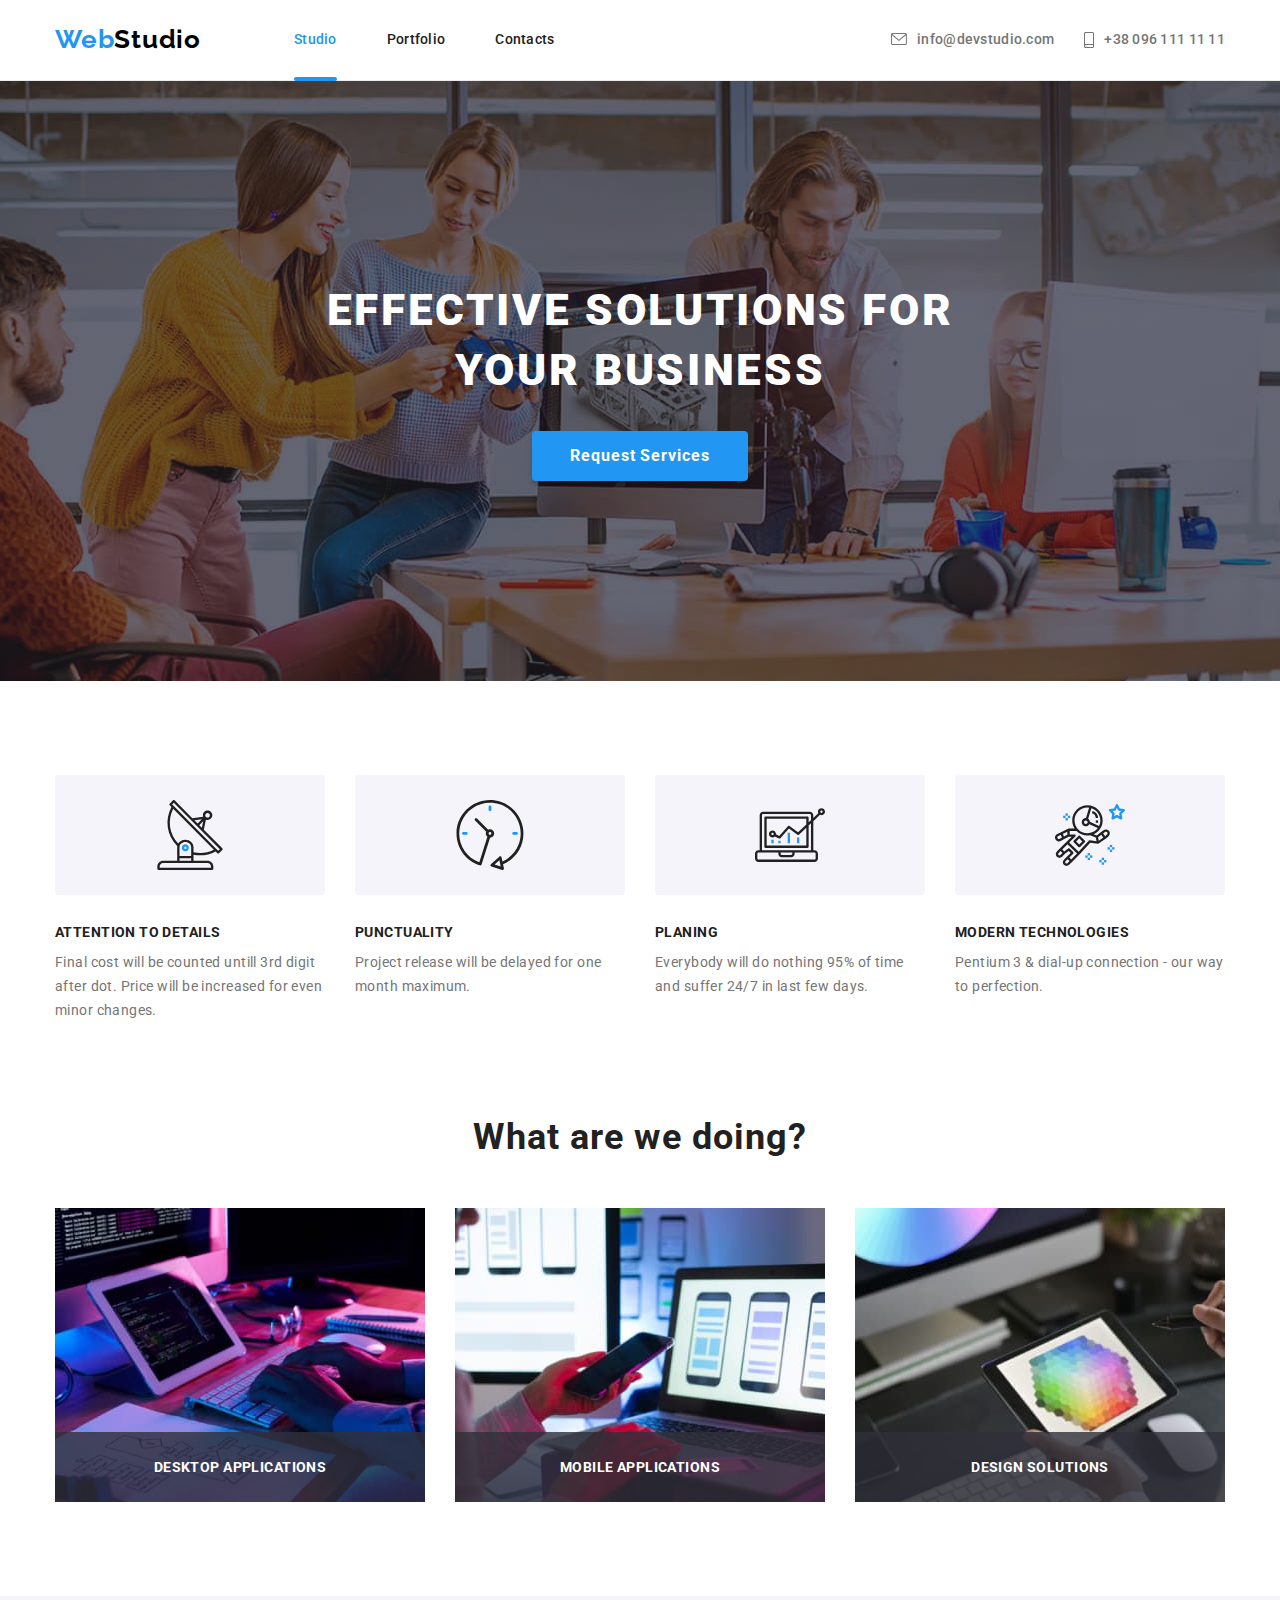
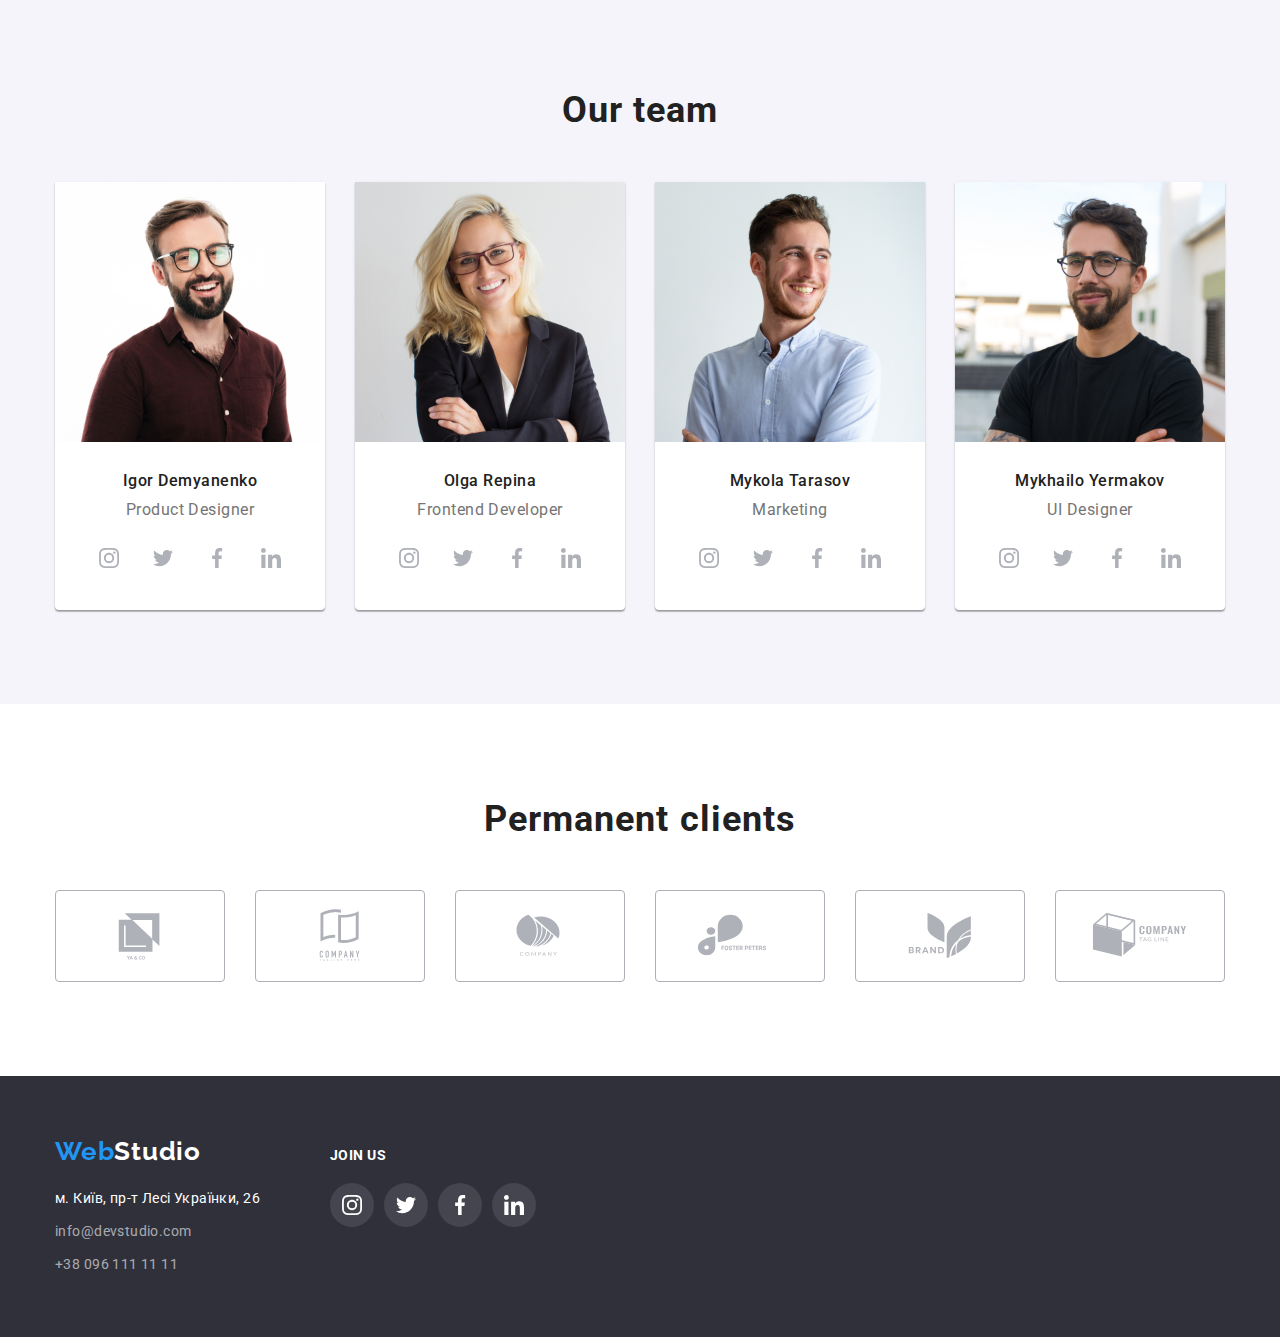
<file: index.html>
<!DOCTYPE html>
<html lang="en">
  <head>
    <meta charset="UTF-8" />
    <meta http-equiv="X-UA-Compatible" content="IE=edge" />
    <meta name="viewport" content="width=device-width, initial-scale=1.0" />
    <link rel="preconnect" href="https://fonts.googleapis.com" />
    <link rel="preconnect" href="https://fonts.gstatic.com" crossorigin />
    <link
      href="https://fonts.googleapis.com/css2?family=Raleway:wght@700&family=Roboto:wght@400;500;700;900&display=swap"
      rel="stylesheet"
    />
   <link rel="stylesheet" href="https://cdnjs.cloudflare.com/ajax/libs/modern-normalize/1.1.0/modern-normalize.min.css"> 
    <link rel="stylesheet" href="styles/styles.css" />
    <title>WebStudio</title>
  </head>
  <body>
    <header class="header" >
     <div class="container flex-container">
      <div>
        <nav class=" header-nav">
        <a class="logo" href="index.html">
          <span class="logo-web">Web</span
          ><span class="logo-studio">Studio</span>
        </a>
        <ul class="navlist list">
          <li><a class="list-item current" href="index.html">Studio</a></li>
          <li><a class="list-item" href="portfolio.html">Portfolio</a></li>
          <li><a class="list-item" href="">Contacts</a></li>
        </ul>
      </nav>
      </div>
      <div class="header-contacts">  
        <div>
        <a class="nav-site" href="info@devstudio.com">
            <svg class="nav-mail-icon">
            <use href="./images/symbol-defs.svg#icon-mail" width="16" height="12">
            </use> 
          </svg>
          info@devstudio.com
      </a>
      </div>
      <div>
          <a class="nav-tel" href="tel:+38 096 111 11 11">
          <svg class="nav-smartphone-icon">
            <use href="./images/symbol-defs.svg#icon-smartphone" width="10" height="16">
            </use> 
          </svg>
          +38 096 111 11 11
        </a>
      </div>
       
      </div>
     </div>
      
    </header>
    <main>
      <section class="hero">
        <div class="container">
          <h1 class="hero-title">Effective solutions for your business</h1>
        <button type="button" class="hero-button" data-modal-open><span class="hero-button-text">Request Services</span> </button>
        </div>
      </section>
      <section class="benefit section">
        <div class="container">
        <h2 hidden>Our benefits</h2>
        <ul class="list flex-benefit">
          <li  class="benefit-item icon-antenna ">
            <h3 class="benefit-title ">attention to details</h3>
            <p class="benefit-text">
              Final cost will be counted untill 3rd digit after dot. Price will be 
              increased for even minor changes.
            </p>
          </li>
          
          <li class="benefit-item icon-clock">
            <h3 class="benefit-title ">Punctuality</h3>
            <p class="benefit-text">
              Project release will be delayed for one month maximum. 
            </p>
          </li>
          <li class="benefit-item icon-diagram">
            <h3 class="benefit-title ">Planing</h3>
            <p class="benefit-text">
              Everybody will do nothing 95% of time and suffer 24/7 in last few days.
            </p>
          </li>
          <li class="benefit-item icon-astronaut">
            <h3 class="benefit-title ">Modern technologies</h3>
            <p class="benefit-text">
              Pentium 3 & dial-up connection - our way to perfection.
            </p>
          </li>
        </ul>
      </div>
        
      </section>
      <section class="what what-section">
        <div class="container">
          <h2 class="what-title ">What are we doing?</h2>
        <ul class="list flex-what ">
          <li class="what-pic">
           <div class="what-wrap">
            <img
              src="images/img1.jpg"
              alt="desktop with devices"
              width="370"
              height="294"
            />
            <p class="what-top-text">Desktop applications
            </p>
            </div>
          </li>
          <li class="what-pic">
                <div class="what-wrap">
            <img
              src="images/img2.jpg"
              alt="man in front of screens of different devices"
              width="370"
              height="294"
            />
              <p class="what-top-text">mobile applications
            </p>
            </div>
          </li>
          <li class="what-pic">
               <div class="what-wrap">
            <img
              src="images/img3.jpg"
              alt="tablet with color pallette on the screen"
              width="370"
              height="294"
            />
              <p class="what-top-text">design solutions
            </p>
            </div>
          </li>
        </ul> 
        </div>
       
      </section>
      <section class="team section">
        <div class="container ">
         <h2 class="our-team-title ">Our team</h2>
        <ul class="list flex-team">
          <li  class="team-card">
            <img
              src="images/tm1.jpg"
              alt="man in red shirt"
              width="270"
              height="260"
            />
            <div class="team-card-sign">
              <h3 class="team-names">Igor Demyanenko</h3>
              <p class="team-positions">Product Designer</p>
            </div>
            <div class="team-soc">
              <ul class="team-soc-list">
                  <li class="team-soc-item">
                    <a class="team-soc-link" href=""> 
                    <svg class ="team-soc-icon" width="20" height="20">
                      <use href="./images/symbol-defs.svg#icon-instagram"></use>
                    </svg>
                    </a>
                  </li>
                  <li class="team-soc-item">
                    <a class="team-soc-link" href="">
                       <svg class ="team-soc-icon" width="20" height="20">
                      <use href="./images/symbol-defs.svg#icon-twitter"></use>
                    </svg>
                    </a>
                  </li>
                  <li class="team-soc-item">
                    <a class="team-soc-link" href="">
                       <svg class ="team-soc-icon" width="20" height="20">
                      <use href="./images/symbol-defs.svg#icon-facebook"></use>
                    </svg>
                    </a>
                  </li>
                  <li class="team-soc-item">
                    <a class="team-soc-link" href="">
                       <svg class ="team-soc-icon" width="20" height="20">
                      <use href="./images/symbol-defs.svg#icon-linkedin"></use>
                    </svg>
                    </a>
                  </li>
                </ul>
            </div>
            
            
          </li>
          <li class="team-card">
            <img
              src="images/tm2.jpg"
              alt="blonde in jacket"
              width="270"
              height="260"
            />
            <div class="team-card-sign">
              <h3 class="team-names">Olga Repina</h3>
              <p class="team-positions">Frontend Developer</p>
            </div>
            <div class="team-soc">
              <ul class="team-soc-list">
                  <li class="team-soc-item">
                    <a class="team-soc-link" href=""> 
                    <svg class ="team-soc-icon" width="20" height="20">
                      <use href="./images/symbol-defs.svg#icon-instagram"></use>
                    </svg>
                    </a>
                  </li>
                  <li class="team-soc-item">
                    <a class="team-soc-link" href="">
                       <svg class ="team-soc-icon" width="20" height="20">
                      <use href="./images/symbol-defs.svg#icon-twitter"></use>
                    </svg>
                    </a>
                  </li>
                  <li class="team-soc-item">
                    <a class="team-soc-link" href="">
                       <svg class ="team-soc-icon" width="20" height="20">
                      <use href="./images/symbol-defs.svg#icon-facebook"></use>
                    </svg>
                    </a>
                  </li>
                  <li class="team-soc-item">
                    <a class="team-soc-link" href="">
                       <svg class ="team-soc-icon" width="20" height="20">
                      <use href="./images/symbol-defs.svg#icon-linkedin"></use>
                    </svg>
                    </a>
                  </li>
                </ul>
            </div>
          </li>
          <li class="team-card">
            <img
              src="images/tm3.jpg"
              alt="man in blue shirt"
              width="270"
              height="260"
            />
            <div class="team-card-sign">
              <h3 class="team-names">Mykola Tarasov</h3>
              <p class="team-positions">Marketing</p>
            </div>
            <div class="team-soc">
              <ul class="team-soc-list">
                  <li class="team-soc-item">
                    <a class="team-soc-link" href=""> 
                    <svg class ="team-soc-icon" width="20" height="20">
                      <use href="./images/symbol-defs.svg#icon-instagram"></use>
                    </svg>
                    </a>
                  </li>
                  <li class="team-soc-item">
                    <a class="team-soc-link" href="">
                       <svg class ="team-soc-icon" width="20" height="20">
                      <use href="./images/symbol-defs.svg#icon-twitter"></use>
                    </svg>
                    </a>
                  </li>
                  <li class="team-soc-item">
                    <a class="team-soc-link" href="">
                       <svg class ="team-soc-icon" width="20" height="20">
                      <use href="./images/symbol-defs.svg#icon-facebook"></use>
                    </svg>
                    </a>
                  </li>
                  <li class="team-soc-item">
                    <a class="team-soc-link" href="">
                       <svg class ="team-soc-icon" width="20" height="20">
                      <use href="./images/symbol-defs.svg#icon-linkedin"></use>
                    </svg>
                    </a>
                  </li>
                </ul>
            </div>
           
          </li>
          <li class="team-card">
            <img
              src="images/tm4.jpg"
              alt="man in black t-shirt"
              width="270"
              height="260"
            />
            <div class="team-card-sign">
              <h3 class="team-names">Mykhailo Yermakov</h3>
              <p class="team-positions">UI Designer</p>
            </div>
            <div class="team-soc">
              <ul class="team-soc-list">
                  <li class="team-soc-item">
                    <a class="team-soc-link" href=""> 
                    <svg class ="team-soc-icon" width="20" height="20">
                      <use href="./images/symbol-defs.svg#icon-instagram"></use>
                    </svg>
                    </a>
                  </li>
                  <li class="team-soc-item">
                    <a class="team-soc-link" href="">
                       <svg class ="team-soc-icon" width="20" height="20">
                      <use href="./images/symbol-defs.svg#icon-twitter"></use>
                    </svg>
                    </a>
                  </li>
                  <li class="team-soc-item">
                    <a class="team-soc-link" href="">
                       <svg class ="team-soc-icon" width="20" height="20">
                      <use href="./images/symbol-defs.svg#icon-facebook"></use>
                    </svg>
                    </a>
                  </li>
                  <li class="team-soc-item">
                    <a class="team-soc-link" href="">
                       <svg class ="team-soc-icon" width="20" height="20">
                      <use href="./images/symbol-defs.svg#icon-linkedin"></use>
                    </svg>
                    </a>
                  </li>
                </ul>
            </div>
            
          </li>
        </ul> 
        </div>
        
      </section>
      <section class="clients-section">
        <div class="container">
          <h2 class="clients-title ">Permanent clients</h2>
        <ul class="clients-list">
          <li class="clients-item">
            <a class="clients-link" href="">
              <svg class="clients-icon" width="106" height="60">
                <use href="./images/symbol-defs.svg#icon-client1"></use>
              </svg>
            </a>
          </li>
          <li class="clients-item">
            <a class="clients-link" href="">
              <svg class="clients-icon" width="106" height="60">
                <use href="./images/symbol-defs.svg#icon-client2"></use>
              </svg>
            </a>
          </li>
          <li class="clients-item">
            <a class="clients-link" href="">
              <svg class="clients-icon" width="106" height="60">
                <use href="./images/symbol-defs.svg#icon-client3"></use>
              </svg>
            </a>
          </li>
          <li class="clients-item">
            <a class="clients-link" href="">
              <svg class="clients-icon" width="106" height="60">
                <use href="./images/symbol-defs.svg#icon-client4"></use>
              </svg>
            </a>
          </li>
          <li class="clients-item">
            <a class="clients-link" href="">
              <svg class="clients-icon" width="106" height="60">
                <use href="./images/symbol-defs.svg#icon-client5"></use>
              </svg>
            </a>
          </li>
          <li class="clients-item">
            <a class=" clients-link "href="">
              <svg class="clients-icon" width="106" height="60">
                <use href="./images/symbol-defs.svg#icon-client6"></use>
              </svg>
            </a>
          </li>
        </ul>
 </section>
    </main>
    <footer class="footer">
      <div class="container common">
        <div class="footer-contacts">
          <a class="footer-logo" href="index.html">
          <span class="logo-web">Web</span
          ><span class="footer-studio">Studio</span>
        </a>
      <address class="adress">м. Київ, пр-т Лесі Українки, 26</address>
      <a class="nav-site-footer" href="info@devstudio.com">info@devstudio.com</a>
      <a class="nav-tel-footer" href="tel:+38 096 111 11 11">+38 096 111 11 11</a>
      </ul> 
        </div>
       <div class="footer-join">
        <h3 class="footer-join-title">
         Join us
        </h3>
         <div class="footer-join-soc">
              <ul class="footer-join-soc-list">
                  <li class="footer-join-soc-item">
                    <a class="footer-join-soc-link" href=""> 
                    <svg class ="footer-join-soc-icon" width="20" height="20">
                      <use href="./images/symbol-defs.svg#icon-instagram"></use>
                    </svg>
                    </a>
                  </li>
                  <li class="footer-join-soc-item">
                    <a class="footer-join-soc-link" href="">
                       <svg class ="team-soc-icon" width="20" height="20">
                      <use href="./images/symbol-defs.svg#icon-twitter"></use>
                    </svg>
                    </a>
                  </li>
                  <li class="footer-join-soc-item">
                    <a class="footer-join-soc-link" href="">
                       <svg class ="footer-join-soc-icon" width="20" height="20">
                      <use href="./images/symbol-defs.svg#icon-facebook"></use>
                    </svg>
                    </a>
                  </li>
                  <li class="footer-join-soc-item">
                    <a class="footer-join-soc-link" href="">
                       <svg class ="team-soc-icon" width="20" height="20">
                      <use href="./images/symbol-defs.svg#icon-linkedin"></use>
                    </svg>
                    </a>
                  </li>
                </ul>
            </div>

      </div>

        </div>
      
     
     

      </div>
    </footer>
    <div class="backdrop is-hidden" data-modal >
      <div class="modal">
         <button type="button" class="modal-close-button" data-modal-close> 
          <svg class="modal-close-icon">
            <use href="./images/symbol-defs.svg#icon-close" width="11" height="11"></use>
          </svg>
         </button>
      </div>
    </div>
    <script src="./js/modal.js"></script>
  </body>
</html>
</file>
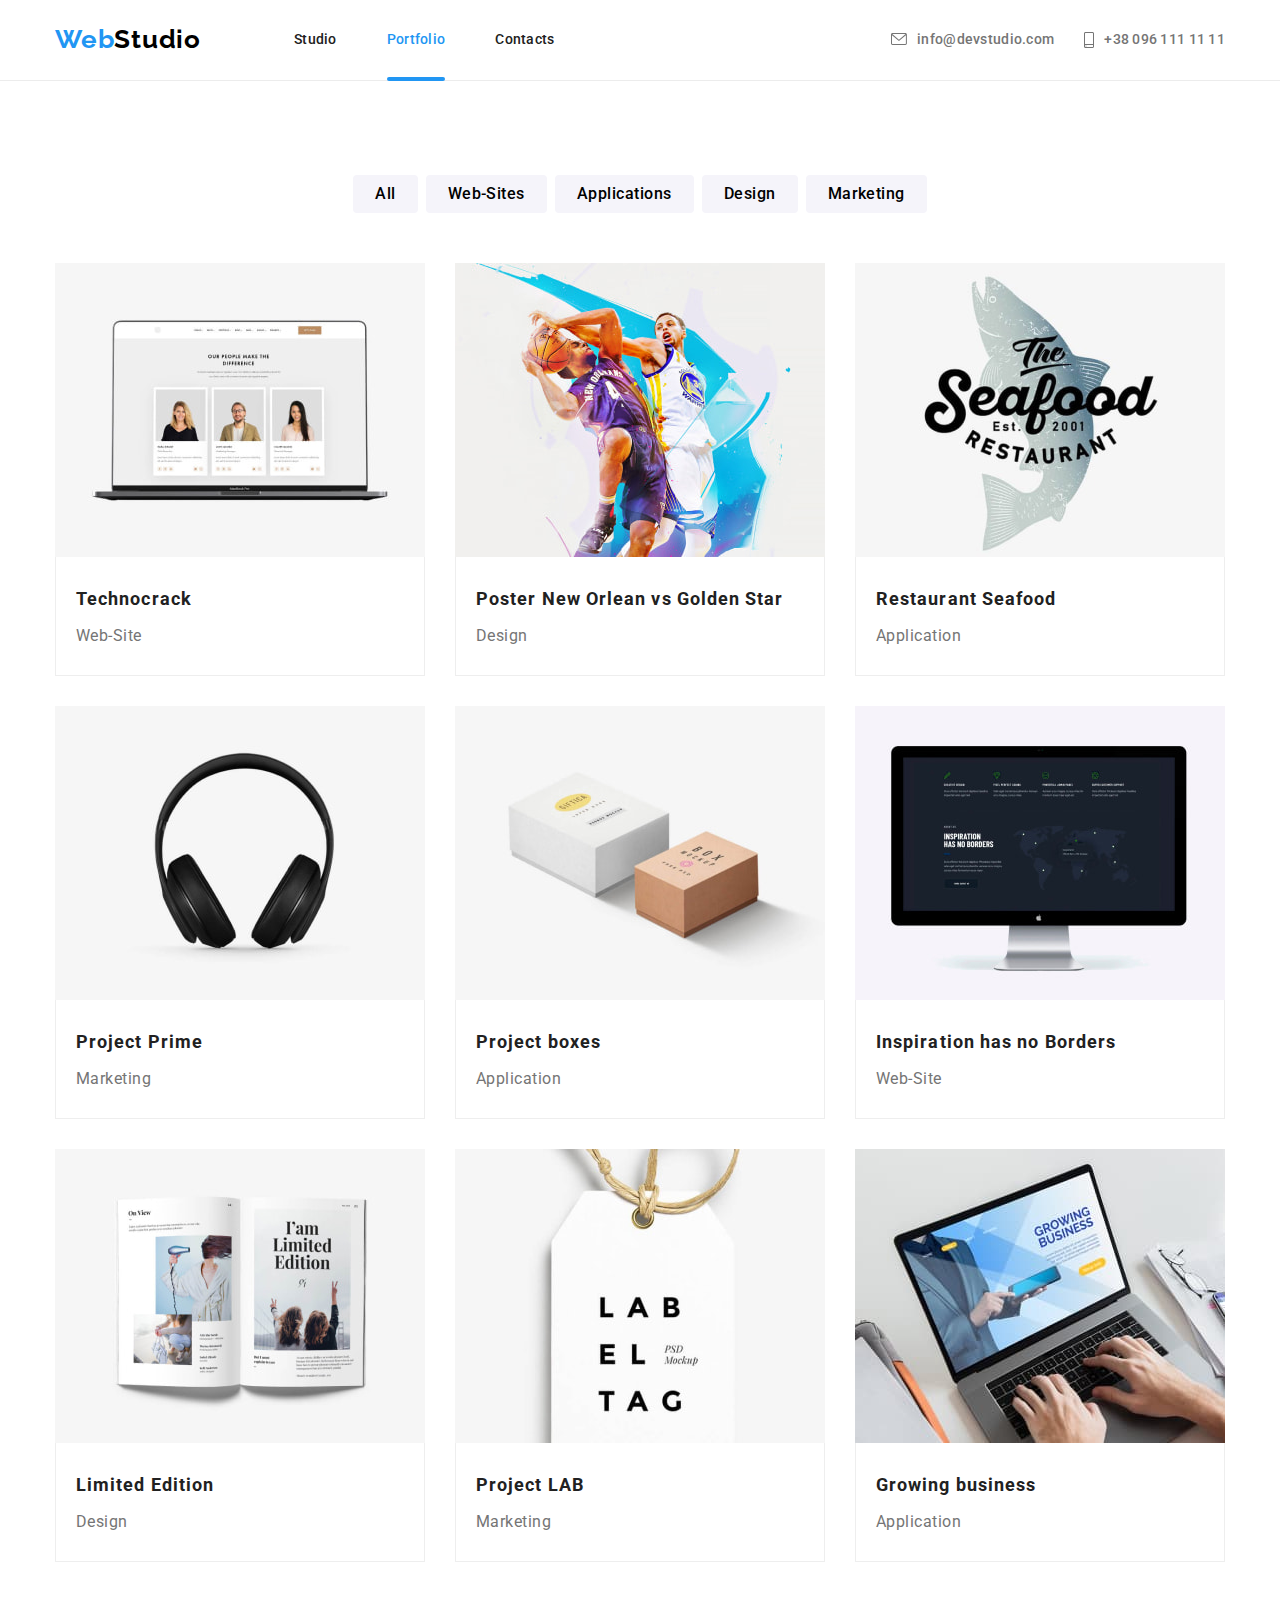
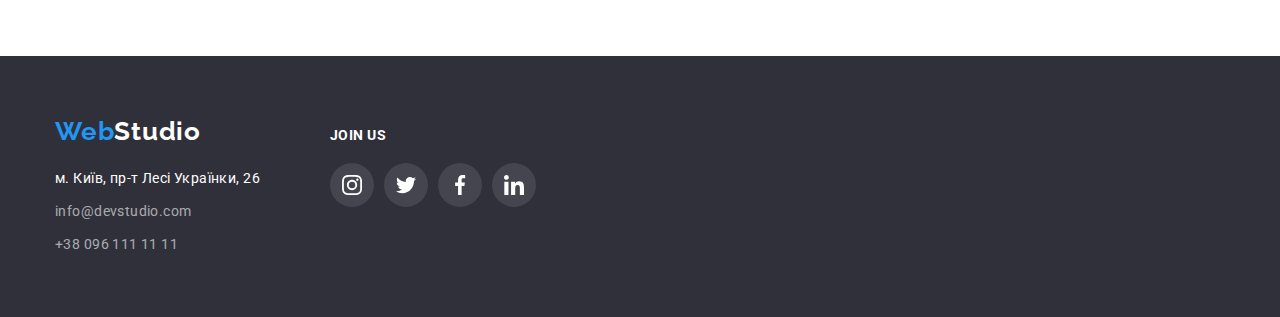
<file: portfolio.html>
<!DOCTYPE html>
<html lang="en">
  <head>
    <meta charset="UTF-8" />
    <meta http-equiv="X-UA-Compatible" content="IE=edge" />
    <meta name="viewport" content="width=device-width, initial-scale=1.0" />
    <link rel="preconnect" href="https://fonts.googleapis.com" />
    <link rel="preconnect" href="https://fonts.gstatic.com" crossorigin />
    <link
    href="https://fonts.googleapis.com/css2?family=Raleway:wght@700&family=Roboto:wght@400;500;700;900&display=swap"
    rel="stylesheet"/>
    <link rel="stylesheet" href="https://cdnjs.cloudflare.com/ajax/libs/modern-normalize/1.1.0/modern-normalize.min.css">
    <link rel="stylesheet" href="styles/portfolio.css" />
    <title>Portfolio</title>
  </head>
  <body >
  <header class="header" >
     <div class="container flex-container">
      <div>
        <nav class=" header-nav">
        <a class="logo" href="index.html">
          <span class="logo-web">Web</span
          ><span class="logo-studio">Studio</span>
        </a>
        <ul class="navlist list">
          <li><a class="list-item " href="index.html">Studio</a></li>
          <li><a class="list-item current" href="portfolio.html">Portfolio</a></li>
          <li><a class="list-item" href="">Contacts</a></li>
        </ul>
      </nav>
      </div>
      <div class="header-contacts">  
        <div>
        <a class="nav-site" href="info@devstudio.com">
            <svg class="nav-mail-icon">
            <use href="./images/symbol-defs.svg#icon-mail" width="16" height="12">
            </use> 
          </svg>
          info@devstudio.com
      </a>
      </div>
      <div>
          <a class="nav-tel" href="tel:+38 096 111 11 11">
          <svg class="nav-smartphone-icon">
            <use href="./images/symbol-defs.svg#icon-smartphone" width="10" height="16">
            </use> 
          </svg>
          +38 096 111 11 11
        </a>
      </div>
       
      </div>
     </div>
      
    </header>
<main class="main">
    <section class="portfolio section">
        <div class="container">
        <ul class="fltr-list ">
            <li><button type="button" class="fltr-button" ><span class="fltr-txt">All</span> </button></li>
            <li><button type="button" class="fltr-button" ><span class="fltr-txt">Web-Sites</span></button></li>
            <li><button type="button" class="fltr-button" ><span class="fltr-txt">Applications</span> </button></li>
            <li><button type="button"  class="fltr-button"><span class="fltr-txt">Design</span> </button></li>
            <li><button type="button" class="fltr-button" ><span class="fltr-txt">Marketing</span> </button></li>
        </ul> 
        </div>
      <div class="container">
          <ul class="card-list" >
            <li class="card">
                     <a href="" class="card-item">
                        <div class="wrap">
                        <img src="images/technocrack.jpg" alt="laptop" class="dias">
                    <p class="card-top-text">Lorem,Lorem ipsum dolor sit amet, consectetur adipisicing elit. 
                        Veritatis, architecto. ipsum dolor sit amet consectetur adipisicing elit. Fugiat, fuga.</p>    
                        </div>
                    
                        <div class="card-sign">
                        <h3 class="card-title " >Technocrack</h3>
                        <p class="card-type">Web-Site</p>
                    </div>
              
                </a>
            </li>
            <li class="card">
                <a href="" class="card-item ">
                     <div class="wrap">
                     <img src="images/poster.jpg" alt="two basketbal players" > 
                     <p class="card-top-text">Lorem ipsum, dolor sit amet consectetur adipisicing elit.
                         Error obcaecati iusto illum eius ea vero inventore quam earum 
                         laudantium. Quas.
                    </p>  
                     </div>
                    <div class="card-sign">
                        <h3 class="card-title " >Poster New Orlean vs Golden Star</h3>
                    <p class="card-type">Design</p>
                    </div>
                    
                </a>
            </li>
            <li class="card">
                <a href="" class="card-item ">
                   <div class="wrap">
                     <img src="images/seafood.jpg" alt="restaurant logo">
                    <p class="card-top-text">Lorem ipsum dolor sit amet consectetur adipisicing elit.
                        Officia cupiditate fuga esse aut iste praesentium quia 
                        voluptas odio culpa quidem.
                    </p>
                    </div>
                    <div class="card-sign">
                        <h3 class="card-title " >Restaurant Seafood</h3>
                        <p class="card-type">Application</p>
                    </div>
                </a>
            </li>
            <li class="card">
                <a href="" class="card-item ">
                   <div class="wrap">
                    <img src="images/headphones.jpg" alt="headphones">
                    <p class="card-top-text">Lorem ipsum dolor sit amet consectetur,
                       adipisicing elit. Necessitatibus eius facere placeat rerum omnis 
                       sint rem repellendus delectus excepturi odit?</p>
                    </div>
                    <div class="card-sign">
                        <h3 class="card-title " >Project Prime</h3>
                        <p class="card-type">Marketing</p>
                    </div>
                </a>
            </li>
            <li class="card">
                <a href="" class="card-item ">
                   <div class="wrap">
                    <img src="images/box.jpg" alt="boxes">
                     <p class="card-top-text">Lorem ipsum dolor sit amet consectetur,
                       adipisicing elit. Necessitatibus eius facere placeat rerum omnis 
                       sint rem repellendus delectus excepturi odit?</p>
                    </div>
                    <div class="card-sign">
                        <h3 class="card-title " >Project boxes</h3>
                        <p class="card-type">Application</p>
                    </div>
                    
                </a>
            </li>
            <li class="card">
                <a href="" class="card-item ">
                   <div class="wrap">
                    <img src="images/inspiration.jpg" alt="Computer screen">
                     <p class="card-top-text">Lorem ipsum dolor sit amet consectetur,
                       adipisicing elit. Necessitatibus eius facere placeat rerum omnis 
                       sint rem repellendus delectus excepturi odit?</p>
                    </div>
                    <div class="card-sign">
                        <h3 class="card-title " >Inspiration has no Borders</h3>
                        <p class="card-type">Web-Site</p>
                    </div>
                </a>
            </li>
            <li class="card">
                <a href="" class="card-item ">
                   <div class="wrap">
                    <img src="images/limited edition.jpg" alt="opened book">
                     <p class="card-top-text">Lorem ipsum dolor sit amet consectetur,
                       adipisicing elit. Necessitatibus eius facere placeat rerum omnis 
                       sint rem repellendus delectus excepturi odit?</p>
                    </div>
                    <div class="card-sign">
                        <h3 class="card-title " >Limited Edition</h3>
                        <p class="card-type">Design</p>
                    </div>
                    
                </a>
            </li>
            <li class="card">
                <a href="" class="card-item ">
                   <div class="wrap">
                    <img src="images/tag.jpg" alt="cloth tag">
                     <p class="card-top-text">Lorem ipsum dolor sit amet consectetur,
                       adipisicing elit. Necessitatibus eius facere placeat rerum omnis 
                       sint rem repellendus delectus excepturi odit?</p>
                    </div>
                    <div class="card-sign">
                        <h3 class="card-title " >Project LAB</h3>
                        <p class="card-type">Marketing</p>
                    </div>
                    
                </a>
            </li>
            <li class="card">
                <a href="" class="card-item ">
                   <div class="wrap">
                    <img src="images/business.jpg" alt="laptop and hands">
                     <p class="card-top-text">Lorem ipsum dolor sit amet consectetur,
                       adipisicing elit. Necessitatibus eius facere placeat rerum omnis 
                       sint rem repellendus delectus excepturi odit?</p>
                    </div>
                    <div class="card-sign">
                    <h3 class="card-title " >Growing business</h3>
                    <p class="card-type">Application</p>
                    </div>
                </a>
            </li>
        </ul>
      </div>
      
    </section>
</main>
    <footer class="footer">
      <div class="container common">
        <div class="footer-contacts">
          <a class="footer-logo" href="index.html">
          <span class="logo-web">Web</span
          ><span class="footer-studio">Studio</span>
        </a>
      <address class="adress">м. Київ, пр-т Лесі Українки, 26</address>
      <a class="nav-site-footer" href="info@devstudio.com">info@devstudio.com</a>
      <a class="nav-tel-footer" href="tel:+38 096 111 11 11">+38 096 111 11 11</a>
      </ul> 
        </div>
       <div class="footer-join">
        <h3 class="footer-join-title">
         Join us
        </h3>
         <div class="footer-join-soc">
              <ul class="footer-join-soc-list">
                  <li class="footer-join-soc-item">
                    <a class="footer-join-soc-link" href=""> 
                    <svg class ="footer-join-soc-icon" width="20" height="20">
                      <use href="./images/symbol-defs.svg#icon-instagram"></use>
                    </svg>
                    </a>
                  </li>
                  <li class="footer-join-soc-item">
                    <a class="footer-join-soc-link" href="">
                       <svg class ="team-soc-icon" width="20" height="20">
                      <use href="./images/symbol-defs.svg#icon-twitter"></use>
                    </svg>
                    </a>
                  </li>
                  <li class="footer-join-soc-item">
                    <a class="footer-join-soc-link" href="">
                       <svg class ="footer-join-soc-icon" width="20" height="20">
                      <use href="./images/symbol-defs.svg#icon-facebook"></use>
                    </svg>
                    </a>
                  </li>
                  <li class="footer-join-soc-item">
                    <a class="footer-join-soc-link" href="">
                       <svg class ="team-soc-icon" width="20" height="20">
                      <use href="./images/symbol-defs.svg#icon-linkedin"></use>
                    </svg>
                    </a>
                  </li>
                </ul>
            </div>

      </div>

        </div>
      
     
     

      </div>
    </footer>
</body>
</html>
</file>
<file: styles/styles.css>
body {
  font-family: "Roboto", sans-serif;
}

:root {
    --hover-color: #2196f3; 
    --focus-color: #2196f3;
    --main-text-color:  #212121;
    --add-text-color: #757575;
    --icons-main-color:  #AFB1B8;

}

img {
display: block;
}

h1, h2, h3, h4, h5, h6, p {
  margin-top: 0;
  margin-bottom: 0;
}

.section {
  padding-top: 94px;
  
}


.container {
margin-left: auto;
margin-right: auto;
width: 1200px;
padding-left: 15px;
padding-right: 15px;
}

/*:hover, :focus {
  transition-duration: 250ms;
  transition-timing-function: cubic-bezier(0.4, 1, 0.2, );
}

/*-----------------------header----------------*/
header {
  background-color: #ffffff;
  border-bottom: 1px solid #ECECEC;
  padding-top: 24px;
  padding-bottom: 25px;


}

.flex-container {
display: flex;
align-items: center;
}

.list {
  list-style: none;
  margin-top: 0;
  margin-bottom: 0;
  padding-left: 0;
}


.header-nav {
  display:flex;
  align-items: center;

  
}


.logo {
font-family: 'Raleway';

font-weight: 700;
font-size: 26px;
line-height: calc(31 / 26);
text-decoration: none;
cursor: pointer;
}

.logo-web {
  font-weight: 700;
  font-size: 26px;
  line-height: 1.19;
  letter-spacing: 0.03em;
  color: #2196f3;
}

.logo-studio {
  font-weight: 700;
  font-size: 26px;
  line-height: 1.19;
  letter-spacing: 0.03em;
  color: #000000;
  text-decoration: none;
}

.navlist {

  font-weight: 500;
  font-size: 14px;
  line-height: 1.14;
  letter-spacing: 0.02em;
  color: var(--main-text-color);
  text-decoration: none;
  margin-bottom: 0;
  margin-left: 93px;
  display:flex;
  gap: 50px;

}

.list-item {
  position: relative;
  font-weight: 500;
  font-size: 14px;
  line-height: 1.14;
  letter-spacing: 0.02em;
  color:var(--main-text-color);
  text-decoration: none;
  padding-top: 24px;
  padding-bottom: 33px;
  transition-property:var(--hover-color);
  transition-duration: 250ms;
  transition-timing-function: cubic-bezier(0.4, 1, 0.2, 1);
}

.list-item:hover {
  color: var(--hover-color);

}

.list-item:focus {
  color:var(--focus-color);
}

.navlist .list-item.current {
    color: var(--focus-color);
}



.current::after {
  content: "";
  position: absolute;
  bottom: -1px;
  display: block;
  width: 100%;
  height: 4px;
  background-color: var(--focus-color);
  border-radius: 2px;
}

.header-contacts{
margin-left: auto;
display: flex;
gap:30px;
}

.nav-site {
  display: flex;
  font-weight: 500;
  font-size: 14px;
  line-height: 1.14;
  letter-spacing: 0.02em;
  color: #757575;
  text-decoration: none;
  display: flex;
  align-items: center;
  transition-property: color;
  transition-duration: 250ms;
  transition-timing-function: cubic-bezier(0.4, 1, 0.2, 1);
}

.nav-mail-icon {  
  display: flex;
  width: 16px;
  height: 12px;
  fill: currentColor;
  margin-right: 10px;
  transition-property: fill;
  transition-duration: 250ms;
  transition-timing-function: cubic-bezier(0.4, 1, 0.2, 1);
}

.nav-smartphone-icon {  
  display: flex;
  width: 10px;
  height: 16px;
  fill: currentColor;
  margin-right: 10px;
  transition-property:var(--hover-color), fill;
  transition-duration: 250ms;
  transition-timing-function: cubic-bezier(0.4, 1, 0.2, 1);
}

.nav-tel {
  font-weight: 500;
  font-size: 14px;
  line-height: 1.14;
  letter-spacing: 0.02em;
  color: #757575;
  text-decoration: none;
  display: flex;
  align-items: center;
  transition-property:color;
  transition-duration: 250ms;
  transition-timing-function: cubic-bezier(0.4, 1, 0.2, 1);

}

.nav-mail-icon:hover {
  fill: var(--hover-color);
}

.nav-site:hover {
  color:var(--hover-color);

}

.nav-site:focus {
  color: var(--focus-color);
}

.nav-tel:hover {
  color: var(--hover-color);
}
.nav-tel:focus {
  color:var(--focus-color);
}
/*----------------------------main------------------------*/

.hero {
  background: #2f303a;
  text-align: center;
  padding-top: 200px;
  padding-bottom: 200px;
  background-image: linear-gradient(
  rgba(47, 48, 58, 0.4),
  rgba(47, 48, 58, 0.4)
  ), 
  url(../images/bg_hero_image.jpg);
  background-repeat: no-repeat;
  background-size: cover;
  background-position: center;


}


.hero-title {

  font-weight: 900;
  font-size: 44px;
  line-height: 1.36;
  text-align: center;
  letter-spacing: 0.06em;
  text-transform: uppercase;
  color: #ffffff;
  width: 696px;
  margin: 0 auto;


  

}

.hero-button {
background: #2196F3;
box-shadow: 0px 4px 4px rgba(0, 0, 0, 0.15);
border-radius: 4px;
cursor: pointer;
min-width: 216px;
padding: 0;
border: none;
margin-top: 30px;

}

.hero-button-text {

  font-family: 'Roboto';
  font-weight: 700;
  font-size: 16px;
  line-height: 1.88;
  text-align: center;
  letter-spacing: 0.06em;
  color: #ffffff;
  display: block;
  margin-top: 10px;
  margin-bottom: 10px;
}

/*--------------------our benefits section-------------------------*/

.benefit {

}

.flex-benefit{
display: flex;
align-items:baseline;
gap: 30px;
}

.benefit-item {
  min-width: 270px;
}


.benefit-item::before {
content:"" ;
display: block;
width: 270px;
height: 120px;
border-radius: 4px;
background-color:  #F5F4FA;
background-repeat: no-repeat;
background-position: center;
margin-bottom: 30px;
}

.icon-antenna::before {
background-image: url(../images/antenna\ 1.svg);
}

.icon-clock::before {
background-image: url(../images/clock\ 1.svg);
}

.icon-diagram::before {
background-image: url(../images/diagram\ 1.svg);
}

.icon-astronaut::before {
background-image: url(../images/astronaut\ 1.svg);
}


.benefit-title {
font-weight: 700;
font-size: 14px;
line-height: 1.14;
letter-spacing: 0.03em;
text-transform: uppercase;
color: #212121;
margin-top: 0;
margin-bottom: 10px;
}

.benefit-text{
font-weight: 400;
font-size: 14px;
line-height: 1.71;
letter-spacing: 0.03em;
color: var(--add-text-color);
margin-top: 0;
}

/*-------------what are we doing section-----------------------*/

.what {

}

.what-title {
font-weight: 700;
font-size: 36px;
line-height:1.16;
text-align: center;
letter-spacing: 0.03em;
color: #212121;
margin-bottom: 50px;
}

.flex-what {
display: flex;
gap: 30px;
align-items:center;
width: calc((100% - 90px / 3 ));

}

.what-section {
 padding-top: 94px;
  padding-bottom: 94px;
}

.what-top-text {
position: absolute;
font-weight: 700;
font-size: 14px;
line-height: 16px;
text-align: center;
letter-spacing: 0.03em;
text-transform: uppercase;
color: #FFFFFF;
background: rgba(47, 48, 58, 0.8);
padding-top: 27px;
padding-bottom: 27px;
transform: translate(-0%, -100%);
z-index: 1;
display: flex;
width: 100%;
justify-content:center;
}



.what-wrap {
  position: relative;


}




/*----------------------our team section-----------------------------*/



.our-team-title {
font-weight: 700;
font-size: 36px;
line-height: 1.16;
text-align: center;
letter-spacing: 0.03em;
color:var(--main-text-color);
margin-bottom: 50px;
}

.team-names {
font-weight: 500;
font-size: 16px;
line-height: 1.18;
text-align: center;
letter-spacing: 0.03em;
color:var(--main-text-color);

margin-bottom: 10px;
}

.team-positions {
font-weight: 400;
font-size: 16px;
line-height:1.18;
text-align: center;
letter-spacing: 0.03em;
color: var(--add-text-color);

}

.flex-team {
display: flex;
gap: 30px;
}


.team {
    background: #F5F4FA;
    padding-bottom: 94px;
}

.team-card-sign{
padding-bottom: 16px;
padding-top: 30px;
}

.team-card {
    background: #FFFFFF;
    display: block;
    width:270px;
    box-shadow: 0px 1px 3px rgba(0, 0, 0, 0.12), 0px 1px 1px rgba(0, 0, 0, 0.14), 0px 2px 1px rgba(0, 0, 0, 0.2);
border-radius: 0px 0px 4px 4px;
}

.team-soc {
  padding-bottom: 30px;
}

.team-soc-list {
  list-style: none;
  display: flex;
  align-items: center;
  justify-content: center;
  padding-left: 0;
}

.team-soc-item:not(:last-child)  { 
margin-right: 10px;
}

.team-soc-link {
  width: 44px;
  height: 44px;
  border-radius: 50%;
  background-color: transparent;
  display: flex;
  align-items: center;
  justify-content: center;
  fill: #AFB1B8;  
  transition-property:color, fill;
  transition-duration: 250ms;
  transition-timing-function: cubic-bezier(0.4, 1, 0.2, 1);
}

.team-soc-item :hover,
.team-soc-item :focus {
  background-color: var(--hover-color);
  fill:#FFFFFF ;
}



/*-----------------------Our Clients---------------*/

.clients-section {
  background-color: #ffffff;
  padding-top: 94px;
  padding-bottom: 94px;
}

.clients-title {
font-weight: 700;
font-size: 36px;
line-height: calc(42 / 36);
text-align: center;
letter-spacing: 0.03em;
color: #212121;
margin-bottom: 50px;
}


.clients-list {
  list-style: none;
  display: flex;
  align-items: center;
  justify-content: center;
  padding-left: 0;
  margin: 0; 
}



.clients-item:not(:last-child) {
  margin-right: 30px;
}


.clients-link {
display: flex; 
width: 170px;
height: 92px;
fill: var(--icons-main-color);
justify-content: center;
align-items:center;
  border: 1px solid #AFB1B8;
  border-radius: 4px;
fill: var(--icons-main-color );
  transition-property:border, fill;
  transition-duration: 250ms;
  transition-timing-function: cubic-bezier(0.4, 1, 0.2, 1);
}


.clients-link:hover,
.clients-link:focus  {
  border-color: var(--focus-color);
  fill: var(--hover-color);
}




/*--------------------------footer---------------------*/
.footer {
background: #2F303A;
padding-top: 60px;
padding-bottom: 60px;
}

.footer-logo {
font-family: 'Raleway';
font-weight: 700;
font-size: 26px;
line-height: calc(31 / 26);
text-decoration: none;
cursor: pointer;
display: block;
margin-bottom: 20px;

}

.footer-studio {
    font-weight: 700;
font-size: 26px;
line-height: 1.19;
letter-spacing: 0.03em;
color: #FFFFFF;
}

.adress {
font-style: normal;
font-weight: 400;
font-size: 14px;
line-height: 1.71;
letter-spacing: 0.03em;
color: #FFFFFF;
display: block;
margin-bottom: 9px;

}

.nav-site-footer {
font-weight: 400;
font-size: 14px;
line-height: 1.71;
letter-spacing: 0.03em;
color: rgba(255, 255, 255, 0.6);
text-decoration: none;
display: block;
margin-bottom: 9px;
}

.nav-tel-footer {
font-weight: 400;
font-size: 14px;
line-height: 1.71;
letter-spacing: 0.03em;
color: rgba(255, 255, 255, 0.6);
text-decoration: none;
display: block;
}

.footer-join {
  display: block;
 margin-left: 70px;
}

.common {
  display: flex;
  align-items:baseline;
}


.footer-join-title {
  margin-bottom: 20px;
  font-weight: 700;
font-size: 14px;
line-height: calc(16 / 14);
letter-spacing: 0.03em;
text-transform: uppercase;
color: #FFFFFF;
}
.footer-join-soc {

}
.footer-join-soc-list {
  list-style: none;
  display: flex;
  align-items: center;
  justify-content: center;
  padding-left: 0;
}

.footer-join-soc-item:not(:last-child)  { 
margin-right: 10px;
}


.footer-join-soc-item {
}
.footer-join-soc-link {
  width: 44px;
  height: 44px;
  border-radius: 50%;
  background-color: rgba(255, 255, 255, 0.1);
  display: flex;
  align-items: center;
  justify-content: center;
  fill: #FFFFFF;  
  transition-property: background-color;
  transition-duration: 250ms;
  transition-timing-function: cubic-bezier(0.4, 1, 0.2, 1);
}

.footer-join-soc-item :hover,
.footer-join-soc-item :focus {
  background-color: var(--hover-color);
}


/*--modal--*/

.backdrop {
  width: 100%;
  height: 100%;
  position: fixed;
  top:0;
  background-color: rgba(0, 0, 0, 0.2);
  z-index: 2;
  transition: opacity 300ms linear, visibility 300ms linear;

}

.modal {
  min-width:528px;
  height:581px;
  background-color: #ffffff;
  position: absolute;
  left: 50%;
  top: 50%;
  transform: translate(-50%, -50%) scale(1);
  transition: transform 300ms;
  
}

.backdrop.is-hidden .modal {
  transform: translate(-50%, -50%) scale(0);
}

.modal-close-button {
  height: 30px;
  width: 30px;
  border-radius: 50%;
  background: #FFFFFF;
  border: 1px solid rgba(0, 0, 0, 0.1);
  position: absolute;
  top: 8px;
  right: 8px;
  display: flex;
  justify-content: center;
  align-items: center;
  cursor: pointer;

}

.modal-close-icon {
padding: 0;
height: 11px;
width: 11px;
}

.is-hidden {
  opacity: 0;
  visibility: hidden;
  pointer-events: none;
}
</file>
<file: styles/portfolio.css>
body {
  font-family: "Roboto", sans-serif;
  margin: 0;
}

:root {
    --hover-color: #2196f3; 
    --focus-color: #2196f3;
    --main-text-color:  #212121;
    --add-text-color: #757575;

}

img {
  display: block;
}
  

h1, h2, h3, h4, h5, h6, p {
  margin-top: 0;
  margin-bottom: 0;
}

ul, ol {
  margin: 0;
  padding-left: 0;
  list-style: none;
}


.section {
  padding-top: 94px;
  padding-bottom: 94px;
}
.container {
margin-left: auto;
margin-right: auto;
width: 1200px;
padding-left: 15px;
padding-right: 15px;
}

:hover, :focus {
    transition-duration: 250ms;
  transition-timing-function: cubic-bezier(0.4, 1, 0.2, );
}


/*-----------------------header----------------*/
header {
  background-color: #ffffff;
  border-bottom: 1px solid #ECECEC;
  padding-top: 24px;
  padding-bottom: 25px;
}

.flex-container {
display: flex;
align-items: center;
}

.list {
  list-style: none;
  margin-top: 0;
  margin-bottom: 0;
  padding-left: 0;
}


.header-nav {
  display:flex;
  align-items: center;
  
}


.logo {
font-family: 'Raleway';

font-weight: 700;
font-size: 26px;
line-height: calc(31 / 26);
text-decoration: none;
cursor: pointer;
}

.logo-web {
  font-weight: 700;
  font-size: 26px;
  line-height: 1.19;
  letter-spacing: 0.03em;
  color: #2196f3;
}

.logo-studio {
  font-weight: 700;
  font-size: 26px;
  line-height: 1.19;
  letter-spacing: 0.03em;
  color: #000000;
  text-decoration: none;
}

.navlist {

  font-weight: 500;
  font-size: 14px;
  line-height: 1.14;
  letter-spacing: 0.02em;
  color: var(--main-text-color);
  text-decoration: none;
  margin-bottom: 0;
  margin-left: 93px;
  display:flex;
  gap: 50px;

}

.list-item {
  position: relative;
  font-weight: 500;
  font-size: 14px;
  line-height: 1.14;
  letter-spacing: 0.02em;
  color:var(--main-text-color);
  text-decoration: none;
  padding-top: 24px;
  padding-bottom: 33px;
  transition-property:color;
  transition-duration: 250ms;
  transition-timing-function: cubic-bezier(0.4, 1, 0.2, 1);
}

.list-item:hover {
  color: var(--hover-color);
}

.list-item:focus {
  color:var(--focus-color);
}

.navlist .list-item.current {
    color: var(--focus-color);
}


  .current::after {
  content: "";
  position: absolute;
  bottom: -1px;
  display: block;
  width: 100%;
  height: 4px;
  background-color: var(--focus-color);
  border-radius: 2px;
}

.header-contacts{
margin-left: auto;
display: flex;
gap:30px;
}

.nav-site {
  display: flex;
  font-weight: 500;
  font-size: 14px;
  line-height: 1.14;
  letter-spacing: 0.02em;
  color: #757575;
  text-decoration: none;
    display: flex;
  align-items: center;
    transition-property:color;
  transition-duration: 250ms;
  transition-timing-function: cubic-bezier(0.4, 1, 0.2, 1);
}

.nav-mail-icon {  
  display: flex;
  width: 16px;
  height: 12px;
  fill: currentColor;
  margin-right: 10px;
  transition-property: fill;
  transition-duration: 250ms;
  transition-timing-function: cubic-bezier(0.4, 1, 0.2, 1);
}

.nav-smartphone-icon {  
  display: flex;
  width: 10px;
  height: 16px;
  fill: currentColor;
  margin-right: 10px;
}

.nav-tel {
  font-weight: 500;
  font-size: 14px;
  line-height: 1.14;
  letter-spacing: 0.02em;
  color: #757575;
  text-decoration: none;
  display: flex;
  align-items: center;
  transition-property:color;
  transition-duration: 250ms;
  transition-timing-function: cubic-bezier(0.4, 1, 0.2, 1);

}

.nav-mail-icon:hover {
  fill: var(--hover-color);
}

.nav-site:hover {
  color:var(--hover-color);

}

.nav-site:focus {
  color: var(--focus-color);
}

.nav-tel:hover {
  color: var(--hover-color);
}
.nav-tel:focus {
  color:var(--focus-color);
}
/*-------------main----------------*/
.main {
;
}

/*--------------filter section-------------*/

.fltr-list {
    list-style: none;
    display: flex;
    flex-wrap: wrap;
    justify-content: center;
    gap: 8px;
    margin-bottom: 50px;

}

.fltr-button {
    background: #F5F4FA;
    border-radius: 4px;
    border-style: none;
    cursor: pointer;
    padding: 6px 22px;
    display: block;
  transition-property:background-color, color;
  transition-duration: 250ms;
  transition-timing-function: cubic-bezier(0.4, 1, 0.2, 1);
}

.fltr-button:hover {
    background-color: var(--hover-color);
    color:#FFFFFF;

}

.fltr-button:focus{
background: var(--focus-color);
  color:#FFFFFF;
}

.fltr-txt {
font-family: 'Roboto';
font-weight: 500;
font-size: 16px;
line-height: 1.62;
text-align: center;
letter-spacing: 0.03em;
}



/*--------------------projects cards---------------*/

.card-list {
    list-style: none;
    display: flex;
    flex-wrap: wrap;
    gap: 30px;
}

.wrap{
  position: relative;
  overflow: hidden;
}


 .card-item:hover .card-top-text {
  transform: translateY(0);
 }

.card-item {
    text-decoration: none;
    display: block;
    transition-property:box-shadow;
  transition-duration: 250ms;
  transition-timing-function: cubic-bezier(0.4, 1, 0.2, 1);
}


.card-item:hover {
  box-shadow:
  0px 1px 1px rgba(0, 0, 0, 0.12), 
  0px 4px 4px rgba(0, 0, 0, 0.06), 
  1px 4px 6px rgba(0, 0, 0, 0.16);

}

.card-sign{
    border-bottom: 1px solid #EEEEEE;
        border-left: 1px solid #EEEEEE;
            border-right: 1px solid #EEEEEE;
            padding: 24px 20px;
}

.card-title {
font-weight: 700;
font-size: 18px;
line-height: 2;
letter-spacing: 0.06em;
color: #212121;
}

.card-type {
font-weight: 400;
font-size: 16px;
line-height:1.88;
letter-spacing: 0.03em;
color: #757575;
margin-top: 4px;
}

.card-top-text{
  position: absolute;
  top:0;
  left: 0;
  color: #FFFFFF;
  font-weight: 400;
font-size: 18px;
line-height: 1.56;
letter-spacing: 0.03em;
 background-color:rgba(33, 150, 243, 0.9);
  padding: 40px;
  height: 100%;
  transform:translateY(100%);
  transition: 1000ms ;
  overflow: auto;
}

/*---------footer---------*/

.footer {
background: #2F303A;
padding-top: 60px;
padding-bottom: 60px;
}

.footer-logo {
font-family: 'Raleway';
font-weight: 700;
font-size: 26px;
line-height: calc(31 / 26);
text-decoration: none;
cursor: pointer;
display: block;
margin-bottom: 20px;

}

.footer-studio {
    font-weight: 700;
font-size: 26px;
line-height: 1.19;
letter-spacing: 0.03em;
color: #FFFFFF;
}

.adress {
font-style: normal;
font-weight: 400;
font-size: 14px;
line-height: 1.71;
letter-spacing: 0.03em;
color: #FFFFFF;
display: block;
margin-bottom: 9px;

}

.nav-site-footer {
font-weight: 400;
font-size: 14px;
line-height: 1.71;
letter-spacing: 0.03em;
color: rgba(255, 255, 255, 0.6);
text-decoration: none;
display: block;
margin-bottom: 9px;
}

.nav-tel-footer {
font-weight: 400;
font-size: 14px;
line-height: 1.71;
letter-spacing: 0.03em;
color: rgba(255, 255, 255, 0.6);
text-decoration: none;
display: block;
}

.footer-join {
  display: block;
 margin-left: 70px;
}

.common {
  display: flex;
  align-items:baseline;
}


.footer-join-title {
  margin-bottom: 20px;
  font-weight: 700;
font-size: 14px;
line-height: calc(16 / 14);
letter-spacing: 0.03em;
text-transform: uppercase;
color: #FFFFFF;
}
.footer-join-soc {

}
.footer-join-soc-list {
  list-style: none;
  display: flex;
  align-items: center;
  justify-content: center;
  padding-left: 0;
}

.footer-join-soc-item:not(:last-child)  { 
margin-right: 10px;
}


.footer-join-soc-item {
}
.footer-join-soc-link {
   width: 44px;
  height: 44px;
  border-radius: 50%;
  background-color: rgba(255, 255, 255, 0.1);
  display: flex;
  align-items: center;
  justify-content: center;
  fill: #FFFFFF;  
    transition-property:background-color;
  transition-duration: 250ms;
  transition-timing-function: cubic-bezier(0.4, 1, 0.2, 1);
}

.footer-join-soc-item :hover,
.footer-join-soc-item :focus {
  background-color: var(--hover-color);
}
</file>
